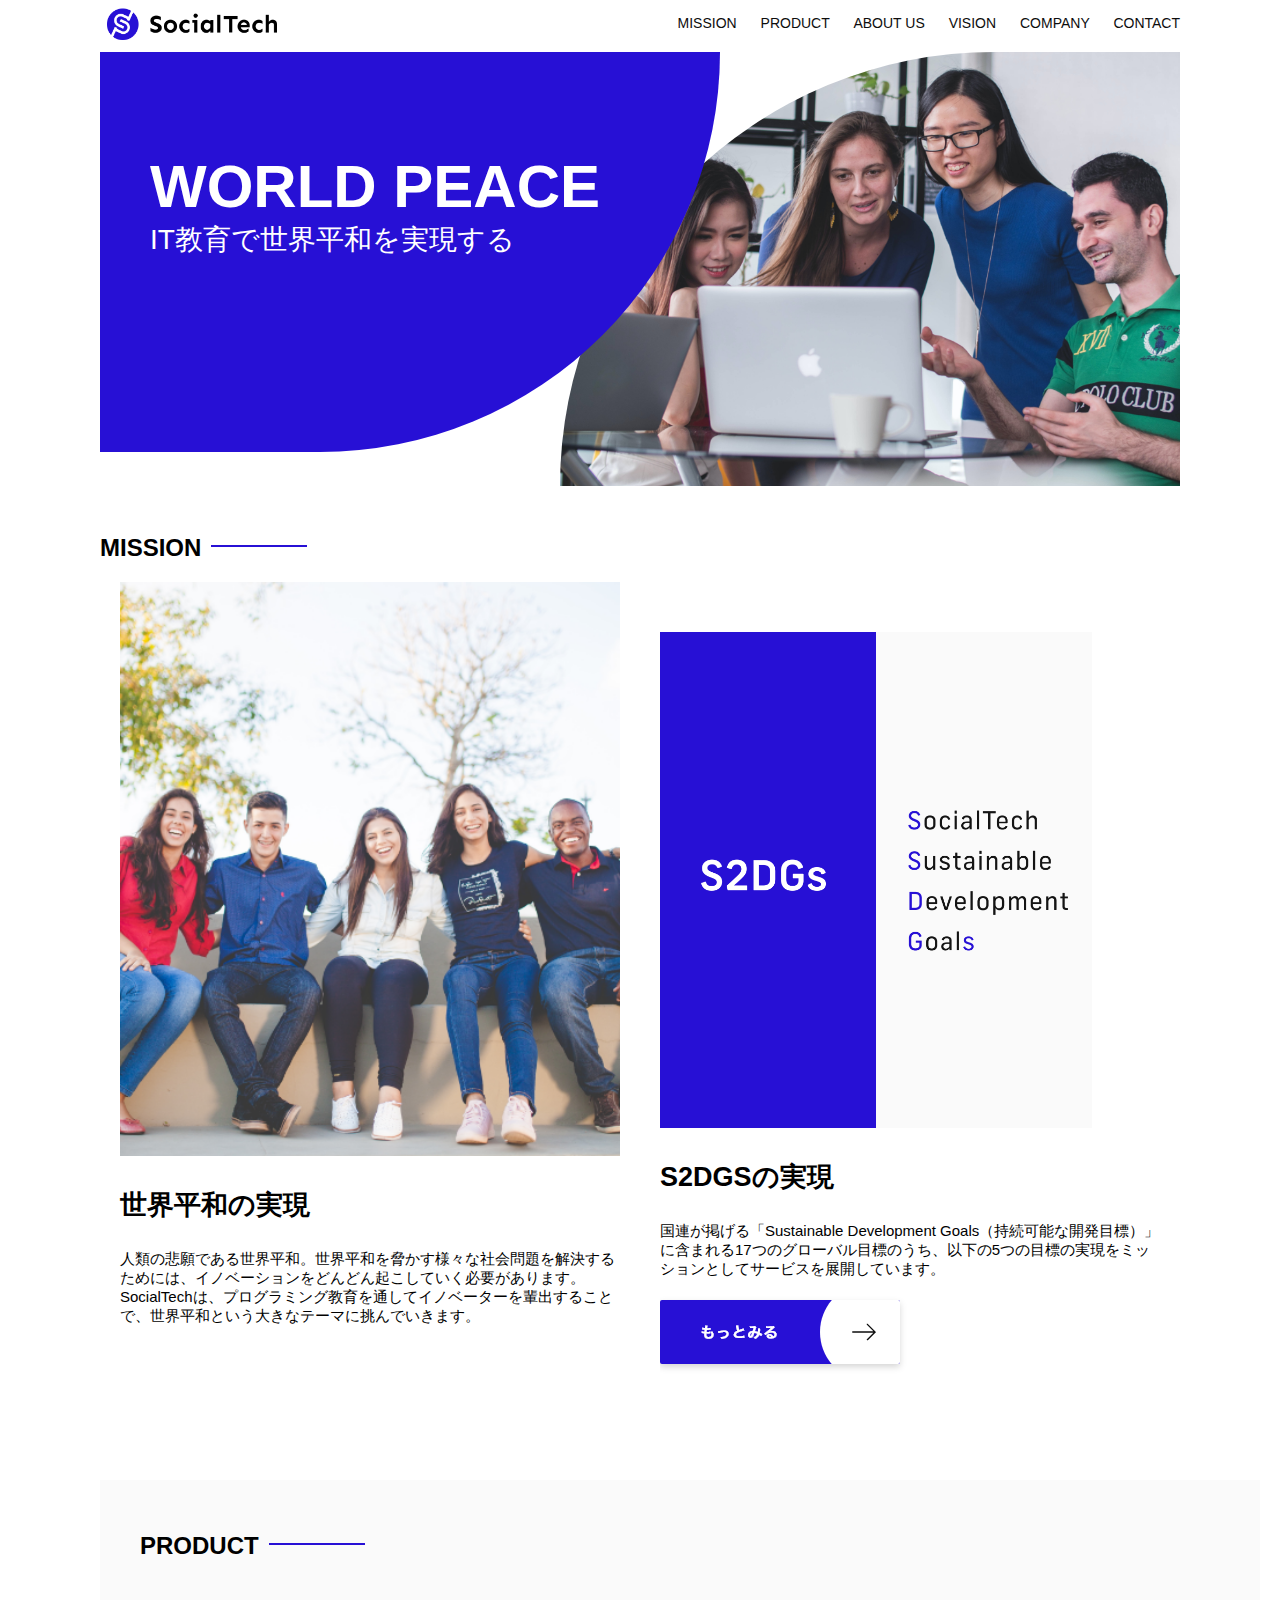
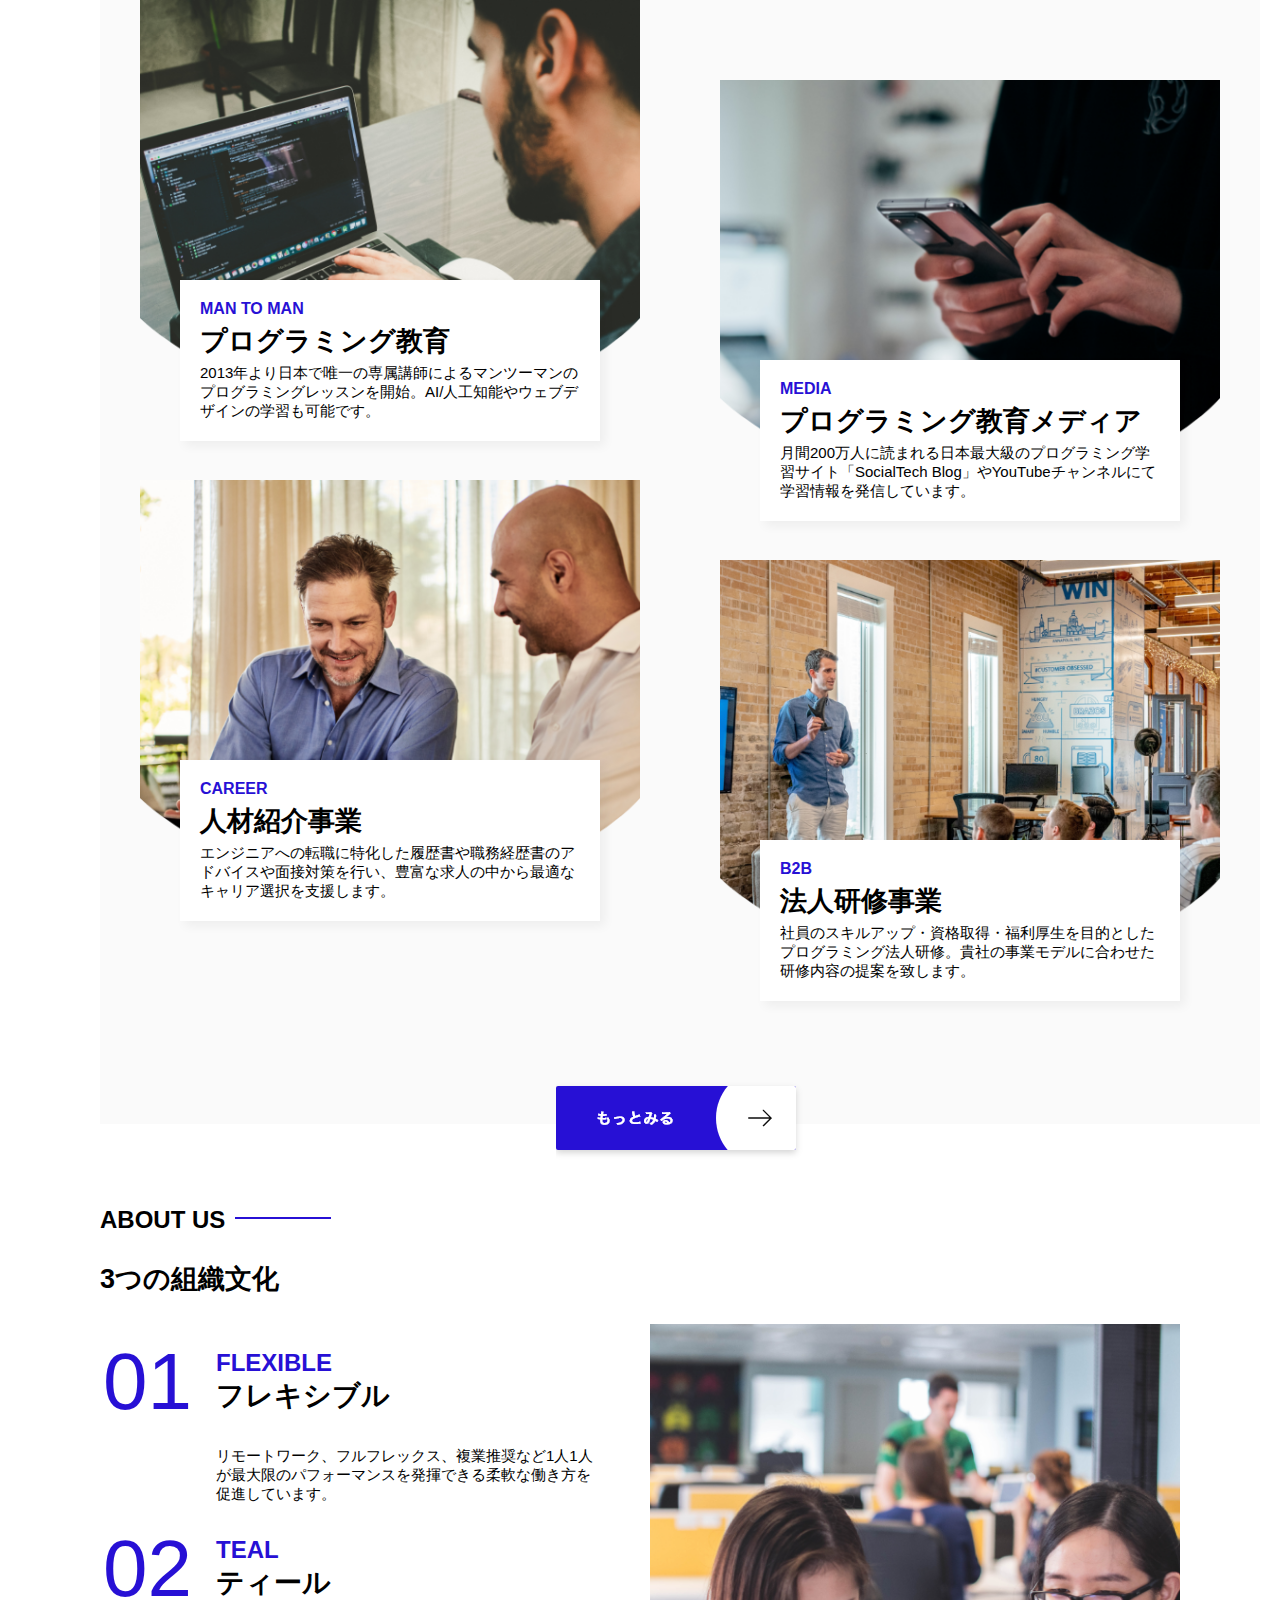
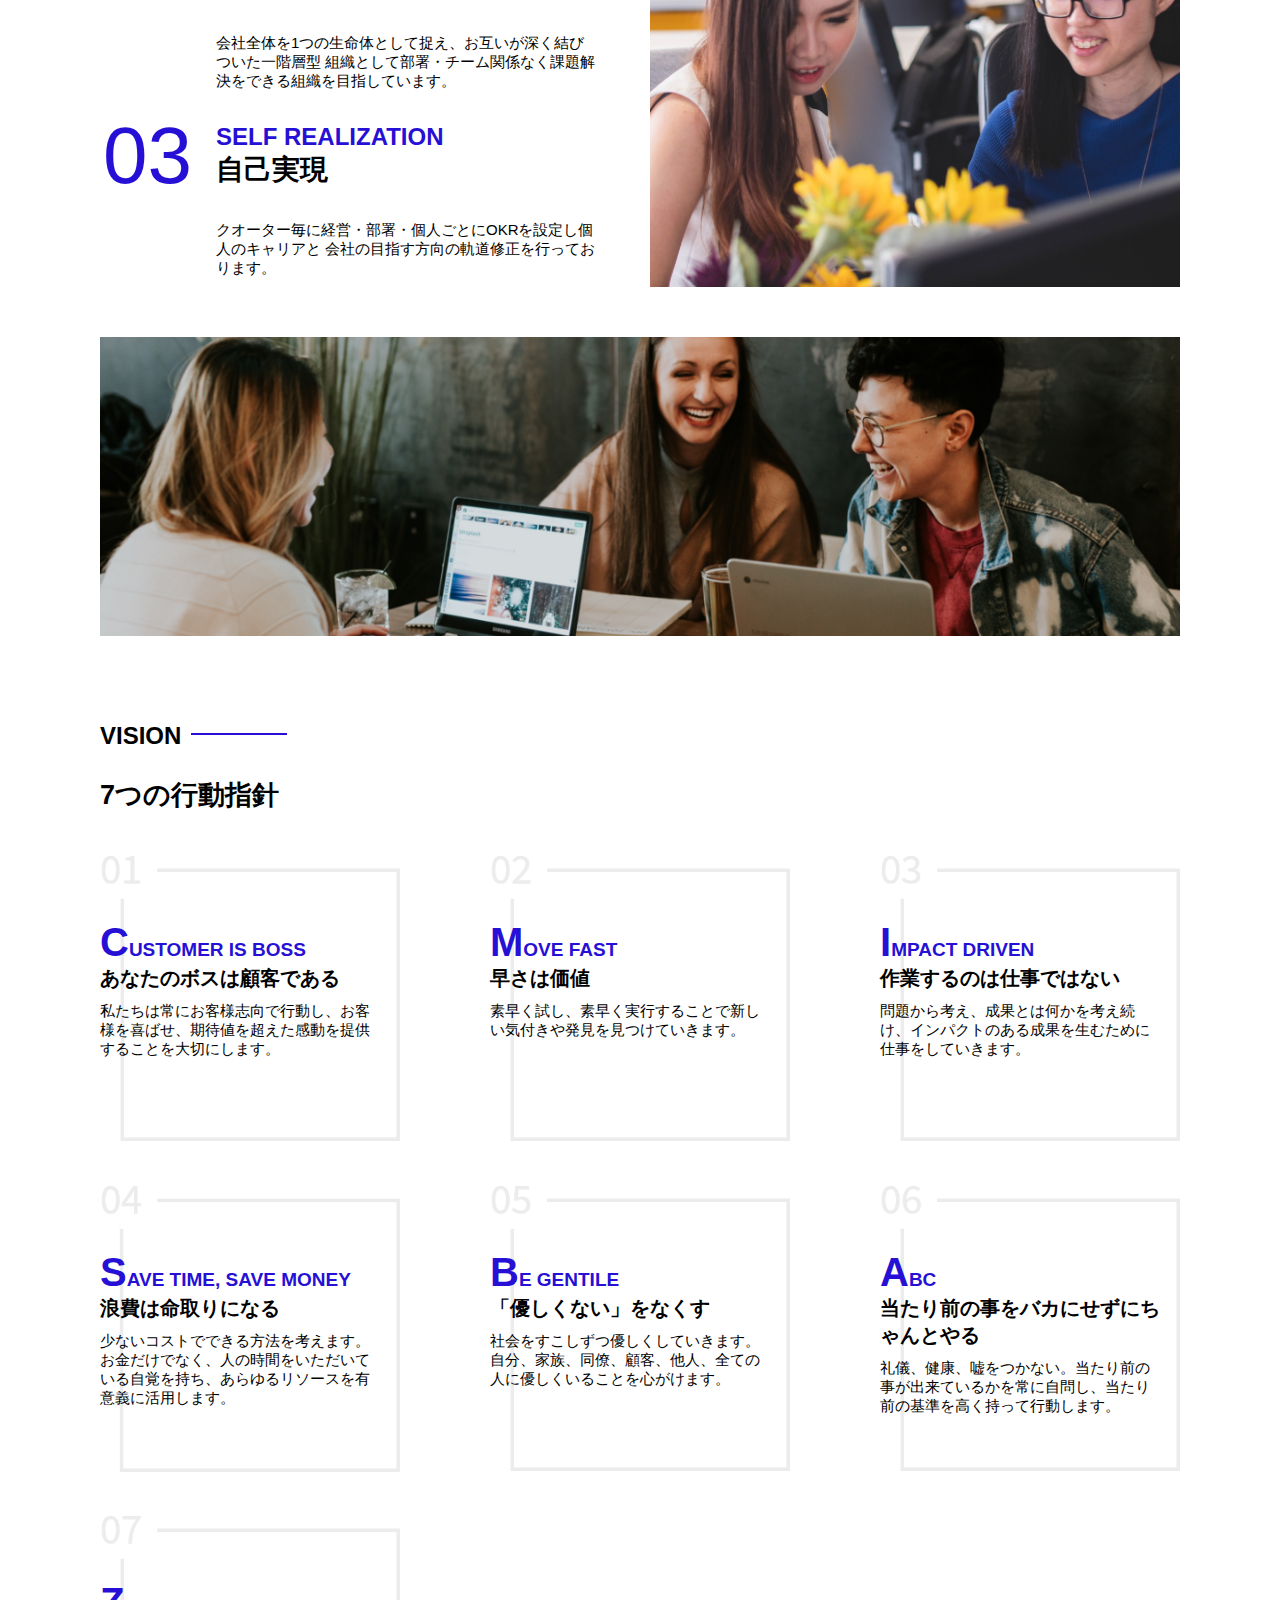
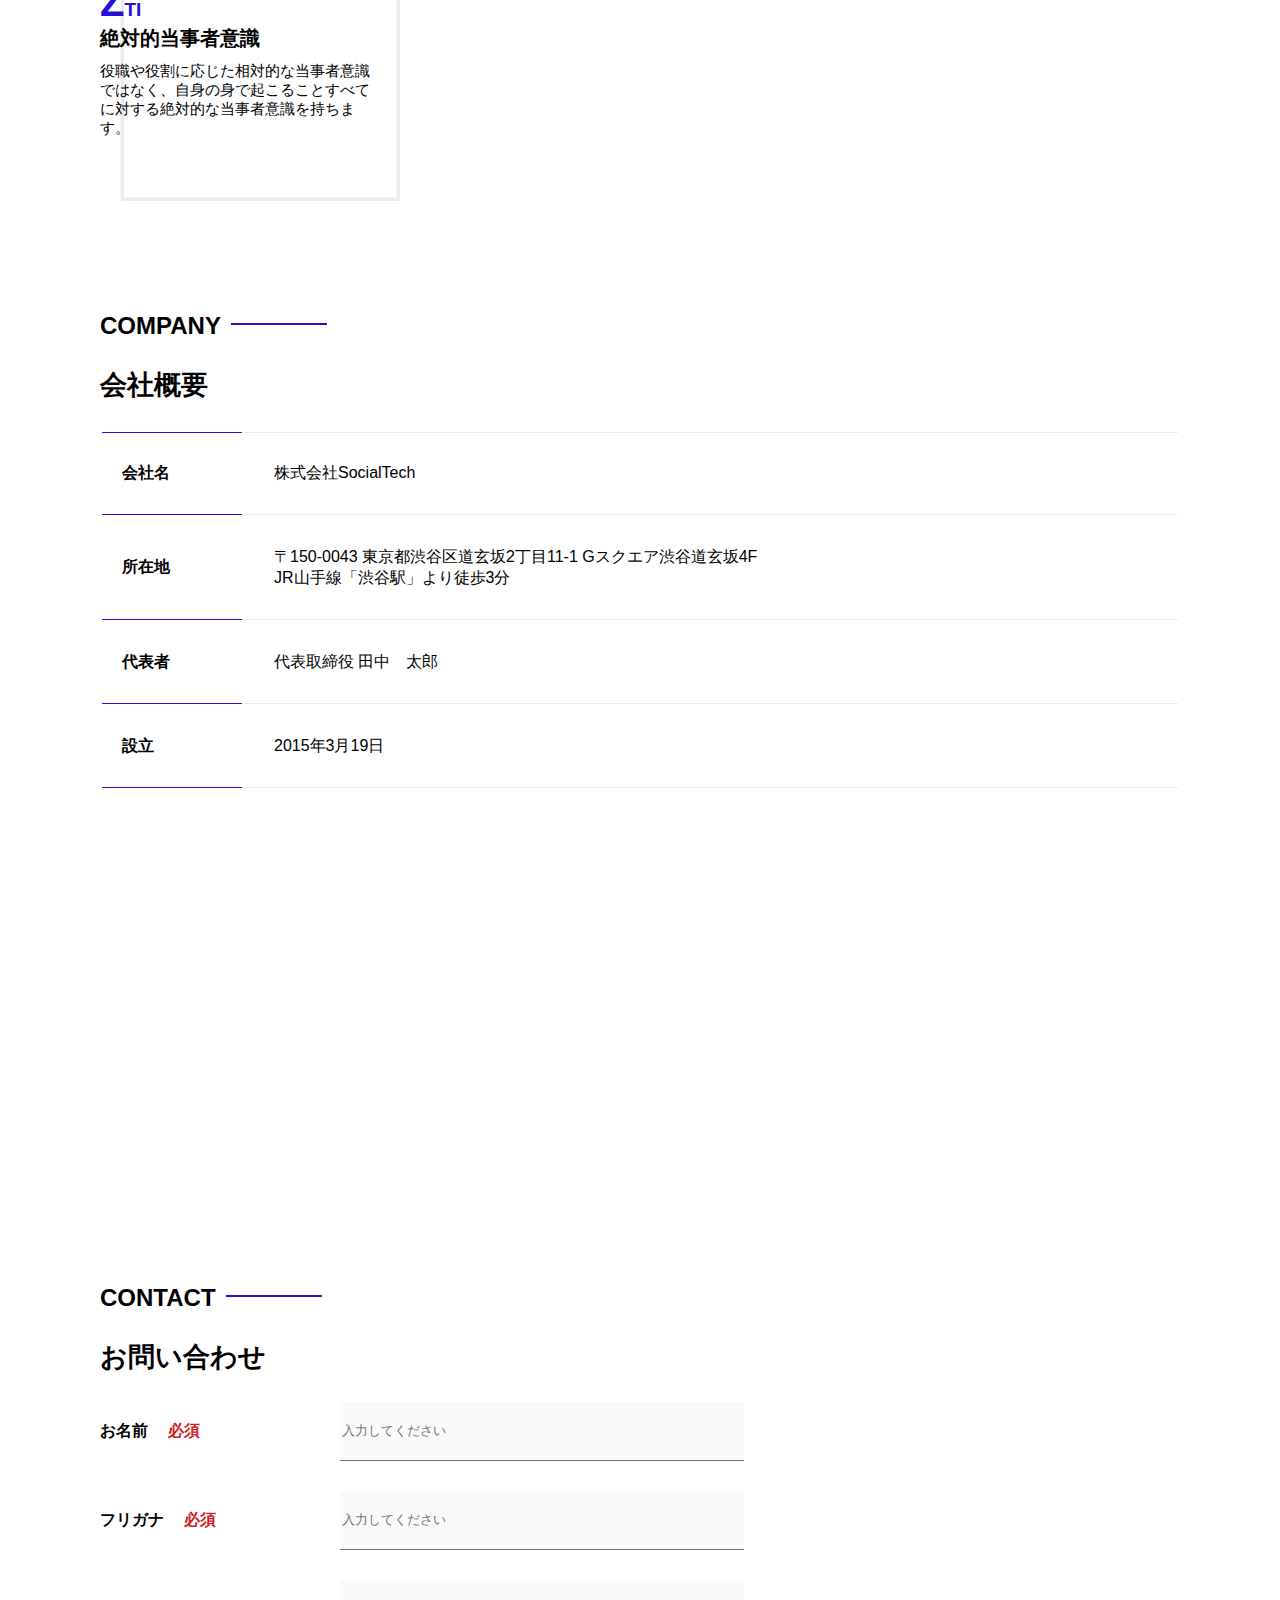
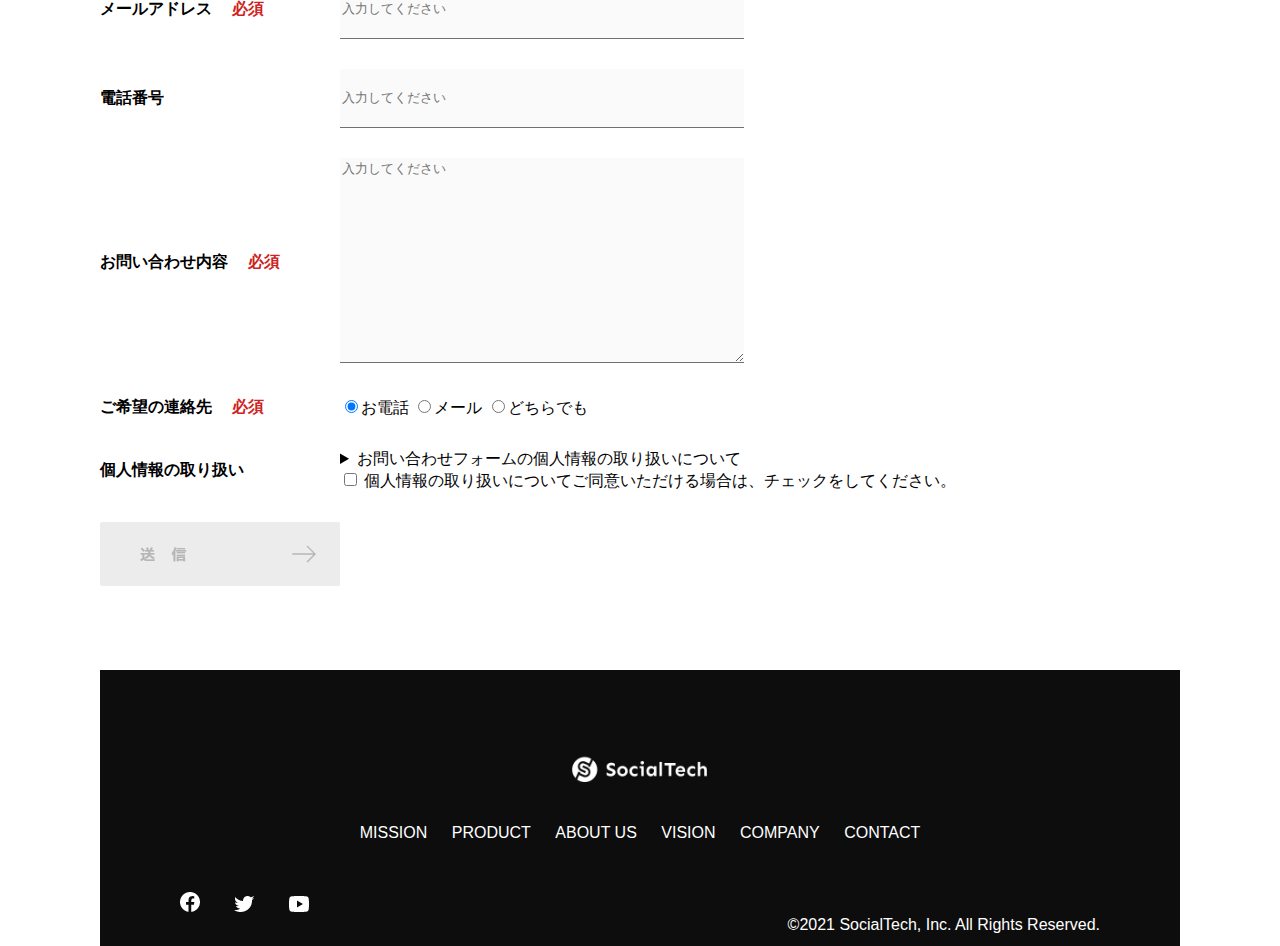
<file: index.html>
<!DOCTYPE html>
  <html>
  <head>
    <title>SocialTech</title>
    <meta charset="UTF-8">
    <meta name="description" content="SocialTechはEdTech業界のリーディングカンパニーを目指します。">
    <meta name="viewport" content="width=device-width, initial-scale=1.0">
    <link rel="stylesheet" href="style.css">
    <style>
      img:not([alt]) {
        border: 10px solid red;
      }
    </style>
  </head>
  <body>
    <!-- ヘッダー -->
    <header>
      <!-- ロゴ -->
      <a href="index.html" id="logo"><img src="images/logo.png" alt="トップページに戻る"></a>

      <!-- PC用ナビゲーション -->
      <nav id="nav-pc">
        <a href="mission.html">MISSION</a>
        <a href="product.html">PRODUCT</a>
        <a href="index.html#aboutus">ABOUT US</a>
        <a href="index.html#vision">VISION</a>
        <a href="index.html#company">COMPANY</a>
        <a href="index.html#contact">CONTACT</a>
      </nav>
      <!-- スマホ用メニューボタン -->
      <img id="menu-sp" src="images/button-menu.png" alt="ナビゲーションを開く" onclick="document.getElementById('nav-sp').style.display = 'block'">

      <!-- スマホ用ナビゲーション -->
      <nav id="nav-sp">
        <img id="close" src="images/button-close.png" alt="ナビゲーションを閉じる" onclick="document.getElementById('nav-sp').style.display = 'none'">
        <a id="logo-sp" href="index.html" onclick="document.get.getElementById('nav-sp').style.display = 'none'"><img src="images/logo-sp.png" alt="トップページに戻る"></a>
        <a class="menu" href="mission.html" onclick="document.getElementById('nav-sp').style.display = 'none'">MISSION</a>
        <a class="menu" href="product.html" onclick="document.getElementById('nav-sp').style.display = 'none'">PRODUCT</a>
        <a class="menu" href="index.html#aboutus" onclick="document.getElementById('nav-sp').style.display = 'none'">ABOUT US</a>
        <a class="menu" href="index.html#vision" onclick="document.getElementById('nav-sp').style.display = 'none'">VISION</a>
        <a class="menu" href="index.html#company" onclick="document.getElementById('nav-sp').style.display = 'none'">COMPANY</a>
        <a class="menu" href="index.html#contact" onclick="document.getElementById('nav-sp').style.display = 'none'">CONTACT</a>
        <div id="sns">
          <a href="https://www.facebook.com/sejuku2013"><img src="images/button-facebook.png" alt="Facebookのリンク"></a>
          <a href="https://twitter.com/samuraijuku"><img src="images/button-twitter.png" alt="Twitterのリンク"></a>
          <a href="https://www.youtube.com/channel/UCCFOQO5aDK0xXam4cUQXT8g"><img src="images/button-youtube.png" alt="YouTubeのリンク"></a>
        </div>
      </nav>
    </header>
    <main>
      <article>
        <!-- メインビジュアル -->
        <section id="main-visual">
          <div id="main-message">
            <h1>WORLD PEACE</h1>
            <p>IT教育で世界平和を実現する</p>
          </div>
          <img src="images/index/index-main.png" alt="PCの周りに集まる多国籍の仲間たち">
        </section>
        <!-- ミッション -->
        <section id="mission">
          <h2 class="index-h2">MISSION</h2>
          <div id="mission-flex">
            <div>
              <img id="mission-photo" src="images/index/index-mission.png" alt="屋外のベンチで写真を撮影する多国籍の仲間たち">
              <h3>世界平和の実現</h3>
              <p>
                人類の悲願である世界平和。世界平和を脅かす様々な社会問題を解決するためには、イノベーションをどんどん起こしていく必要があります。SocialTechは、プログラミング教育を通してイノベーターを輩出することで、世界平和という大きなテーマに挑んでいきます。
              </p>
            </div>
            <div>
              <img id="s2dgs" src="images/index/s2dgs.png" alt="S2DGS">
              <h3>S2DGSの実現</h3>
              <p>国連が掲げる「Sustainable Development Goals（持続可能な開発目標）」に含まれる17つのグローバル目標のうち、以下の5つの目標の実現をミッションとしてサービスを展開しています。</p>
              <a href="mission.html">
                <img src="images/button-more.png" alt="もっとみる">
              </a>
            </div>
          </div>
        </section>
        <section id="product">
          <h2 class="index-h2">PRODUCT</h2>
          <div>
            <div id="product-left">
              <div>
                <img class="product-photo" src="images/index/index-mantoman.png" alt="PCでコードを書く男性">
                <div class="product-explain">
                  <span>MAN TO MAN</span>
                  <h3>プログラミング教育</h3>
                  <p>2013年より日本で唯一の専属講師によるマンツーマンのプログラミングレッスンを開始。AI/人工知能やウェブデザインの学習も可能です。</p>
                </div>
              </div>
              <div>
                <img class="product-photo" src="images/index/index-career.png" alt="笑顔で話し合う2人の男性">
                <div class="product-explain">
                  <span>CAREER</span>
                  <h3>人材紹介事業</h3>
                  <p>エンジニアへの転職に特化した履歴書や職務経歴書のアドバイスや面接対策を行い、豊富な求人の中から最適なキャリア選択を支援します。</p>
                </div>
              </div>
            </div>
            <div id="product-right">
              <div>
                <img class="product-photo" src="images/index/index-media.png" alt="スマートフォンを操作する人々">
                <div class="product-explain">
                  <span>MEDIA</span>
                  <h3>プログラミング教育メディア</h3>
                  <p>月間200万人に読まれる日本最大級のプログラミング学習サイト「SocialTech Blog」やYouTubeチャンネルにて学習情報を発信しています。</p>
                </div>
              </div>
              <div>
                <img class="product-photo" src="images/index/index-b2b.png" alt="講演中の男性とそれを聴く人々">
                <div class="product-explain">
                  <span>B2B</span>
                  <h3>法人研修事業</h3>
                  <p>社員のスキルアップ・資格取得・福利厚生を目的としたプログラミング法人研修。貴社の事業モデルに合わせた研修内容の提案を致します。</p>
                </div>
              </div>
            </div>
          </div>
          <div>
            <a id="product-more" href="product.html">
              <img src="images/button-more.png" alt="もっとみる">
            </a>
          </div>
        </section>
        <!-- ABOUT US -->
        <section id="aboutus">
          <h2 class="index-h2">ABOUT US</h2>
          <h3>3つの組織文化</h3>
          <div>
            <table class="culture-table">
              <tr>
                <td>
                  <span class="culture-num">01</span>
                </td>
                <td>
                  <span class="culture-en">FLEXIBLE</span>
                  <span class="culture-jp">フレキシブル</span>
                </td>
              </tr>
              <tr>
                <td>
                  <!-- 空のセル -->
                </td>
                <td>
                  <p class="culture-description">
                    リモートワーク、フルフレックス、複業推奨など1人1人が最大限のパフォーマンスを発揮できる柔軟な働き方を促進しています。
                 </p>
                </td>
              </tr>
              <tr>
                <td>
                  <span class="culture-num">02</span>
                </td>
                <td>
                  <span class="culture-en">TEAL</span>
                  <span class="culture-jp">ティール</span>
                </td>
              </tr>
              <tr>
                <td>
                  <!-- 空のセル -->
                </td>
                <td>
                  <p class="culture-description">
                    会社全体を1つの生命体として捉え、お互いが深く結びついた一階層型
                    組織として部署・チーム関係なく課題解決をできる組織を目指しています。
                 </p>
                </td>
              </tr>
              <tr>
                <td>
                  <span class="culture-num">03</span>
                </td>
                <td>
                  <span class="culture-en">SELF REALIZATION</span>
                  <span class="culture-jp">自己実現</span>
                </td>
              </tr>
              <tr>
                <td>
                  <!-- 空のセル -->
                </td>
                <td>
                  <p class="culture-description">
                    クオーター毎に経営・部署・個人ごとにOKRを設定し個人のキャリアと
                    会社の目指す方向の軌道修正を行っております。
                  </p>
                </td>
              </tr>
            </table>
            <img class="culture-img" src="images/index/index-aboutus1.png" alt="笑顔で話し合う2人の女性">
          </div>
          <img class="culture-img2" src="images/index/index-aboutus2.png" alt="笑顔で話し合う3人の男女">
        </section>
        <!-- VISION -->
        <section id="vision">
          <h2 class="index-h2">VISION</h2>
          <h3>7つの行動指針</h3>
          <div>
            <div class="vision-box">
              <img src="images/index/vision-01.png" alt="01">
              <span>
                <h4>CUSTOMER IS BOSS</h4>
                <h5>あなたのボスは顧客である</h5>
                <p>私たちは常にお客様志向で行動し、お客様を喜ばせ、期待値を超えた感動を提供することを大切にします。</p>
              </span>
            </div>
            <div class="vision-box">
              <img src="images/index/vision-02.png" alt="02">
              <span>
                <h4>MOVE FAST</h4>
                <h5>早さは価値</h5>
                <p>素早く試し、素早く実行することで新しい気付きや発見を見つけていきます。</p>
              </span>
            </div>
            <div class="vision-box">
              <img src="images/index/vision-03.png" alt="03">
              <span>
                <h4>IMPACT DRIVEN</h4>
                <h5>作業するのは仕事ではない</h5>
                <p>問題から考え、成果とは何かを考え続け、インパクトのある成果を生むために仕事をしていきます。</p>
              </span>
            </div>
            <div class="vision-box">
              <img src="images/index/vision-04.png" alt="04">
              <span>
                <h4>SAVE TIME, SAVE MONEY</h4>
                <h5>浪費は命取りになる</h5>
                <p>少ないコストでできる方法を考えます。お金だけでなく、人の時間をいただいている自覚を持ち、あらゆるリソースを有意義に活用します。</p>
              </span>
            </div>
            <div class="vision-box">
              <img src="images/index/vision-05.png" alt="05">
              <span>
                <h4>BE GENTILE</h4>
                <h5>「優しくない」をなくす</h5>
                <p>社会をすこしずつ優しくしていきます。自分、家族、同僚、顧客、他人、全ての人に優しくいることを心がけます。</p>
              </span>
            </div>
            <div class="vision-box">
              <img src="images/index/vision-06.png" alt="06">
              <span>
                <h4>ABC</h4>
                <h5>当たり前の事をバカにせずにちゃんとやる</h5>
                <p>礼儀、健康、嘘をつかない。当たり前の事が出来ているかを常に自問し、当たり前の基準を高く持って行動します。</p>
              </span>
            </div>
            <div class="vision-box">
              <img src="images/index/vision-07.png" alt="07">
              <span>
                <h4>ZTI</h4>
                <h5>絶対的当事者意識</h5>
                <p>役職や役割に応じた相対的な当事者意識ではなく、自身の身で起こることすべてに対する絶対的な当事者意識を持ちます。</p>
              </span>
            </div>
          </div>
        </section>
        <!-- COMPANY -->
        <section id="company">
          <h2 class="index-h2">COMPANY</h2>
          <h3>会社概要</h3>
          <table id="company-table">
            <tr>
              <th class="tableheader-first">会社名</th>
              <td class="cell-first">株式会社SocialTech</td>
            </tr>
            <tr>
              <th class="tableheader">所在地</th>
              <td class="cell">〒150-0043 東京都渋谷区道玄坂2丁目11-1 Gスクエア渋谷道玄坂4F<br>JR山手線「渋谷駅」より徒歩3分</td>
            </tr>
            <tr>
              <th class="tableheader">代表者</th>
              <td class="cell">代表取締役 田中　太郎</td>
            </tr>
            <tr>
              <th class="tableheader">設立</th>
              <td class="cell">2015年3月19日</td>
            </tr>
          </table>
          <iframe src="https://www.google.com/maps/embed?pb=!1m18!1m12!1m3!1d3241.7721978994823!2d139.69384925050548!3d35.6579837801025!2m3!1f0!2f0!3f0!3m2!1i1024!2i768!4f13.1!3m3!1m2!1s0x60188caa00761ef7%3A0xca365495c8ced290!2z44CSMTUwLTAwNDMg5p2x5Lqs6YO95riL6LC35Yy66YGT546E5Z2C77yS5LiB55uu77yR77yR4oiS77yRIEpNRuODk-ODq-a4i-iwtzAz!5e0!3m2!1sja!2sjp!4v1673426124227!5m2!1sja!2sjp" width="600" height="450" style="border:0;" allowfullscreen="" loading="lazy" referrerpolicy="no-referrer-when-downgrade"></iframe>
        </section>
        <!-- お問い合わせフォーム -->
        <section id="contact">
          <h2 class="index-h2">CONTACT</h2>
          <h3>お問い合わせ</h3>
            <form action="https://api.staticforms.xyz/submit" method="post">
              <input type="text" name="honeypot" style="display:none">
              <!-- STATIC FORMSのアクセスキー -->
              <input type="hidden" name="accessKey" value="d87468ce-b423-415f-b174-9aa96023702e">
              <!-- メールのタイトル -->
              <input type="hidden" name="subject" value="お問い合わせフォーム" />
              <!-- 送信先のメールアドレスをvalueに設定する -->
              <input type="hidden" name="replyTo" value="asano1989.b@gmail.com">
              <!-- redirectToのURLは公開後のURLへリンクする -->
              <input type="hidden" name="redirectTo" value="">
            <div>
              <div class="contact-heading">
                <label class="contact-label">お名前<span class="contact-span">必須</span></label>
              </div>
              <div class="cantact-form">
                <input type="text" name="name" placeholder="入力してください" class="contact-textbox">
              </div>
            </div>
            <div>
              <div class="contact-heading">
                <label class="contact-label">フリガナ<span class="contact-span">必須</span></label>
              </div>
              <div class="cantact-form">
                <input type="text" name="hurigana" placeholder="入力してください" class="contact-textbox">
              </div>
            </div>
            <div>
              <div class="contact-heading">
                <label class="contact-label">メールアドレス<span class="contact-span">必須</span></label>
              </div>
              <div>
                <input type="text" name="email" placeholder="入力してください" class="contact-textbox">
              </div>
            </div>
            <div>
              <div class="contact-heading">
                <label class="contact-label">電話番号</label>
              </div>
              <div>
                <input type="text" name="tel" placeholder="入力してください" class="contact-textbox">
              </div>
            </div>
            <div>
              <div class="contact-heading">
                <label class="contact-label">お問い合わせ内容<span class="contact-span">必須</span></label>
              </div>
              <div>
                <textarea class="contact-textarea" placeholder="入力してください" name="message"></textarea>
              </div>
            </div>
            <div>
              <div class="contact-heading">
                <label class="contact-label">ご希望の連絡先<span class="contact-span">必須</span></label>
              </div>
              <div>
                <input class="radiobutton" type="radio" value="tel" name="contact" checked><label>お電話</label>
                <input class="radiobutton" type="radio" value="mail" name="contact"><label>メール</label>
                <input class="radiobutton" type="radio" value="both" name="contact"><label>どちらでも</label>
              </div>
            </div>
            <div>
              <div class="contact-heading">
                <label class="contact-label">個人情報の取り扱い</label>
              </div>
              <div>
                <details>
                  <summary>お問い合わせフォームの個人情報の取り扱いについて</summary>
                  <div>
                    <span>１．組織の名称又は氏名</span><br>
                   株式会社SocialTech<br><br>
                   <span>２．個人情報保護管理者（若しくはその代理人）の氏名又は職名、所属及び連絡先
                     鈴木 一郎 コーポレート部</span><br>
                   メールアドレス：support@socialtech.net<br>
                   TEL：03-xxxx-xxxx<br>
                   <span>３．個人情報の利用目的</span><br>
                   ・本サービス及び本サービスに関連する情報の提供又はそれらに関する連絡のため<br>
                   ・ユーザーの本人確認のため<br>
                   ・当社サービスのご案内のため<br>
                   ・当社の商品等の広告または宣伝（電子メールによるものを含むものとします。）<br><br>
                   <span>４．個人情報の取り扱い業務の委託</span><br>
                   個人情報の取扱業務の全部または一部を外部に業務委託する場合があります。<br>
                   その際、弊社は、個人情報を適切に保護できる管理体制を敷き実行していることを条件として<br>
                   委託先を厳選したうえで、機密保持契約を委託先と締結し、お客様の個人情報を厳密に管理させます。<br><br>
                   <span>５．個人情報の開示等の請求</span><br>
                   お客様は、弊社に対してご自身の個人情報の開示等（利用目的の通知、開示、内容の訂正・追加・削除、利用の停止または消去、第三者への提供の停止）に関して、当社問合わせ窓口に申し出ることができます。<br>
                   その際、弊社はお客様ご本人を確認させていただいたうえで、合理的な期間内に対応いたします。<br><br>
                   なお、個人情報に関する弊社問合わせ先は、次の通りです。<br><br>
                   株式会社SocialTech　個人情報問合せ窓口<br>
                   〒150-0043　東京都渋谷区道玄坂2丁目11-1 Ｇスクエア渋谷道玄坂 4F<br>
                   メールアドレス：support@socialtech.net　TEL：03-xxxx-xxxx<br><br>
                   <span>６．個人情報を提供されることの任意性について</span><br><br>
                   お客様がご自身の個人情報を弊社に提供されるか否かは、お客様のご判断によりますが、もしご提供されない場合には、適切なサービスが提供できない場合がありますので予めご了承ください。
                  </div>
                </details>
                <input type="checkbox" name="agree">
                <span>個人情報の取り扱いについてご同意いただける場合は、チェックをしてください。</span>
              </div>
            </div>
            <input type="image" src="images/button-submit.png" alt="送信する">
          </form>
        </section>
      </article>
      <footer>
        <div id="footer-logo">
          <img src="images/logo-sp.png" alt="Socialtech">
        </div>
        <div id="footer-link">
          <a href="mission.html">MISSION</a>
          <a href="product.html">PRODUCT</a>
          <a href="index.html#aboutus">ABOUT US</a>
          <a href="index.html#vision">VISION</a>
          <a href="index.html#company">COMPANY</a>
          <a href="index.html#contact">CONTACT</a>
        </div>
        <div id="sns-footer">
          <a href="https://www.facebook.com/sejuku2013"><img src="images/button-facebook.png" alt="Facebookのリンク"></a>
          <a href="https://twitter.com/samuraijuku"><img src="images/button-twitter.png" alt="Twitterのリンク"></a>
          <a href="https://www.youtube.com/channel/UCCFOQO5aDK0xXam4cUQXT8g"><img src="images/button-youtube.png" alt="Youtubeのリンク"></a>
        </div>
        <span id="copyright">&copy;2021 SocialTech, Inc. All Rights Reserved. </span>
      </footer>
    </main>
  </body>
  </html>
</file>
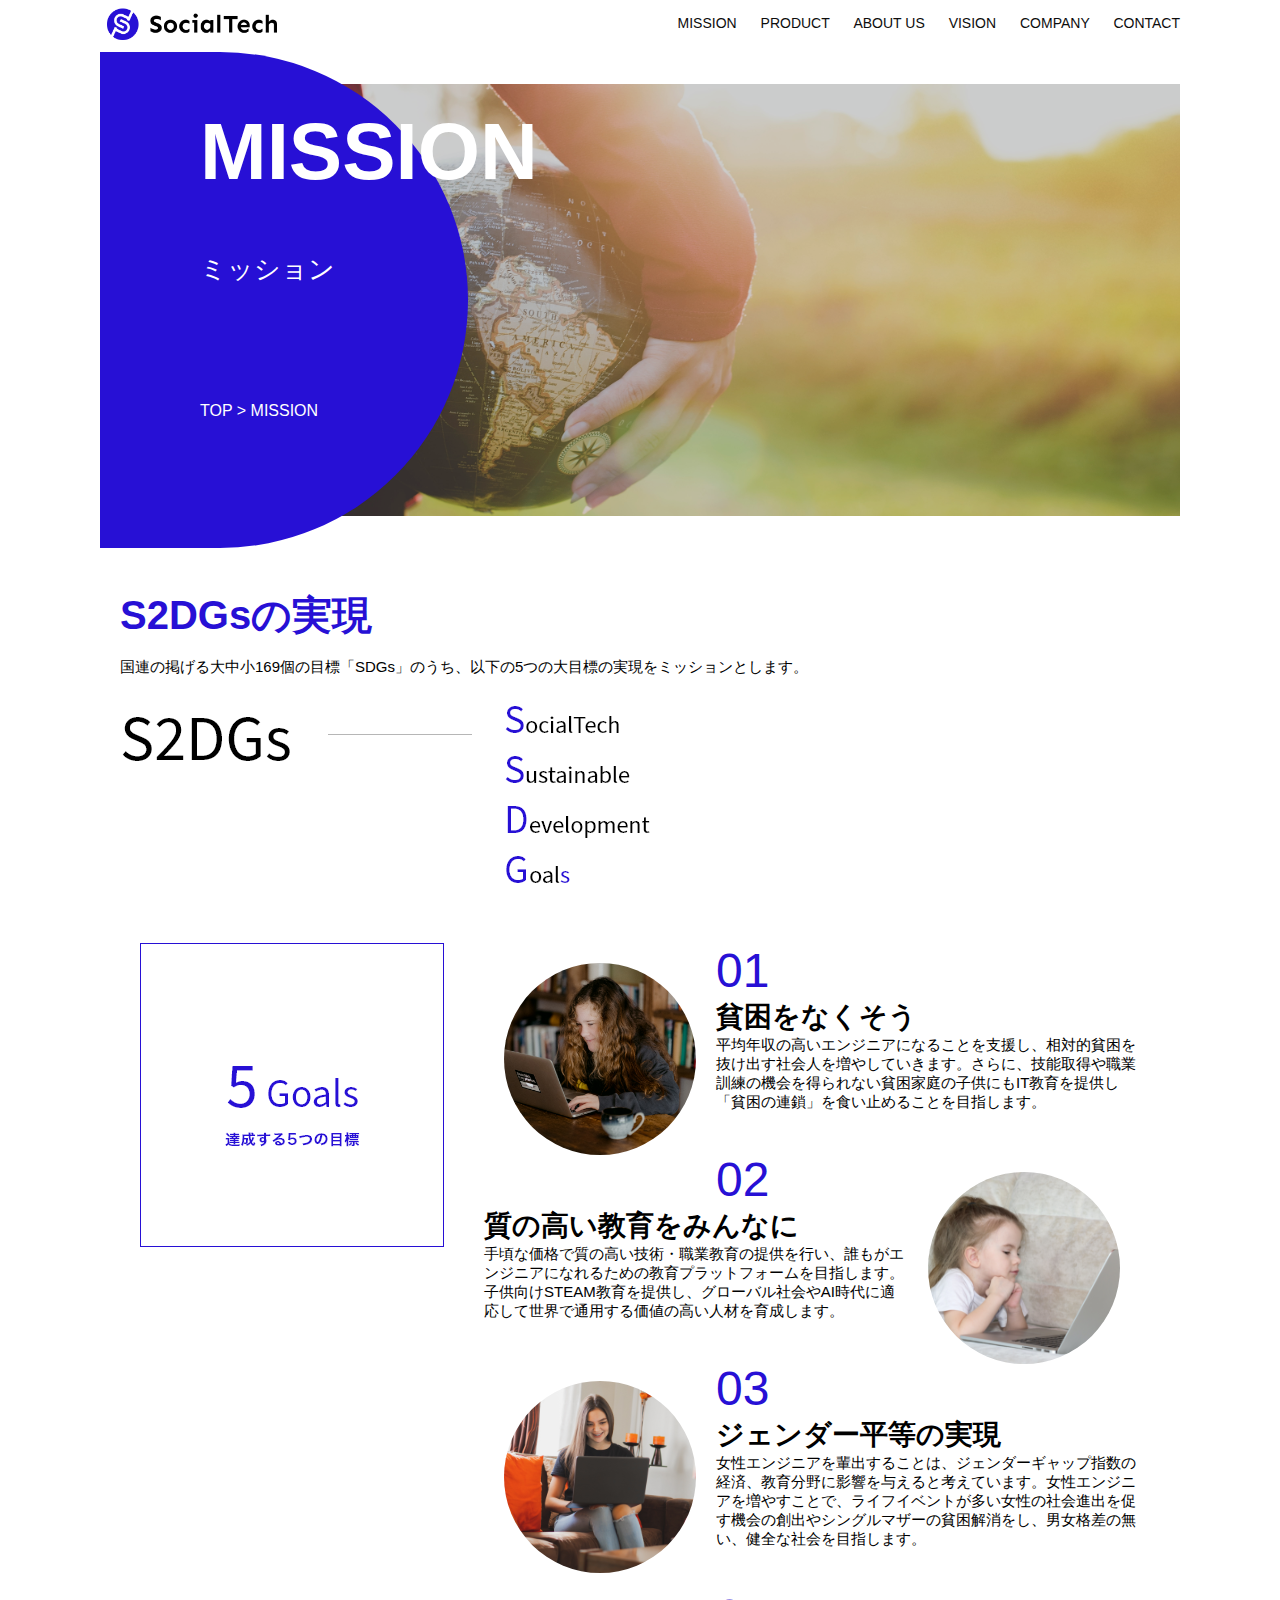
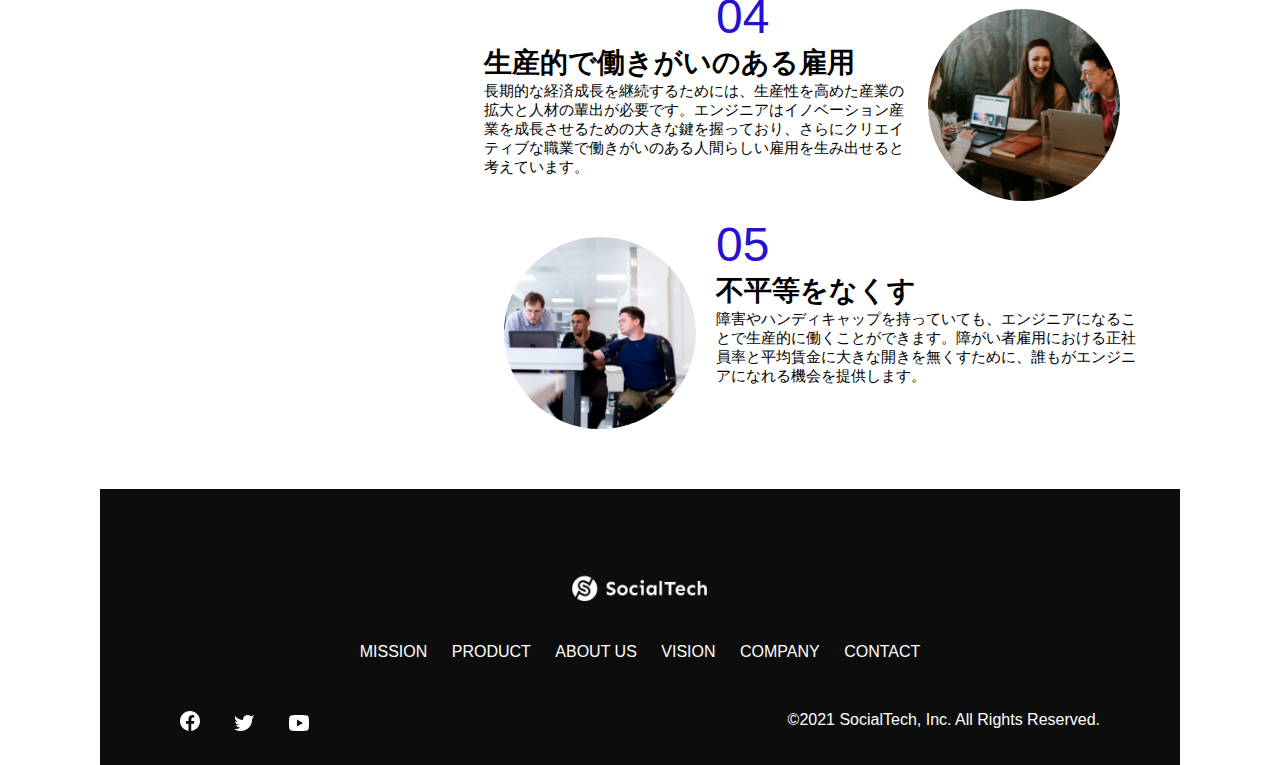
<file: mission.html>
<!DOCTYPE html>
<html>
<head>
  <title>SocialTech - MISSION ミッション -</title>
  <meta charset="UTF-8">
  <meta name="description" content="SocialTechが目指す5つの目標（S2DGs）を紹介します">
  <meta name="viewport" content="width=device-width, initial-scale=1.0">
  <link rel="stylesheet" href="style.css">
  <style>
    img:not([alt]) {
      border: 10px solid red;
    }
  </style>
</head>

<body>
  <!-- ヘッダー -->
  <header>
    <!-- ロゴ -->
    <a href="index.html" id="logo"><img src="images/logo.png" alt="トップページに戻る"></a>

    <!-- PC用ナビゲーション -->
    <nav id="nav-pc">
      <a href="mission.html">MISSION</a>
      <a href="product.html">PRODUCT</a>
      <a href="index.html#aboutus">ABOUT US</a>
      <a href="index.html#vision">VISION</a>
      <a href="index.html#company">COMPANY</a>
      <a href="index.html#contact">CONTACT</a>
    </nav>

    <!-- スマホ用メニューボタン -->
    <img id="menu-sp" src="images/button-menu.png" alt="ナビゲーションを開く" onclick="document.getElementById('nav-sp').style.display = 'block'">

    <!-- スマホ用ナビゲーション -->
    <nav id="nav-sp">
      <img id="close" src="images/button-close.png" alt="ナビゲーションを閉じる" onclick="document.getElementById('nav-sp').style.display = 'none'">
      <a id="logo-sp" href="index.html" onclick="document.getElementById('nav-sp').style.display = 'none'"><img src="images/logo-sp.png" alt="トップページに戻る"></a>
      <a class="menu" href="mission.html" onclick="document.getElementById('nav-sp').style.display = 'none'">MISSION</a>
      <a class="menu" href="product.html" onclick="document.getElementById('nav-sp').style.display = 'none'">PRODUCT</a>
      <a class="menu" href="index.html#aboutus" onclick="document.getElementById('nav-sp').style.display = 'none'">ABOUT US</a>
      <a class="menu" href="index.html#vision" onclick="document.getElementById('nav-sp').style.display = 'none'">VISION</a>
      <a class="menu" href="index.html#company" onclick="document.getElementById('nav-sp').style.display = 'none'">COMPANY</a>
      <a class="menu" href="index.html#contact" onclick="document.getElementById('nav-sp').style.display = 'none'">CONTACT</a>
      <div id="sns">
        <a href="https://www.facebook.com/sejuku2013"><img src="images/button-facebook.png" alt="Facebookのリンク"></a>
        <a href="https://twitter.com/samuraijuku"><img src="images/button-twitter.png" alt="Twitterのリンク"></a>
        <a href="https://www.youtube.com/channel/UCCFOQO5aDK0xXam4cUQXT8g"><img src="images/button-youtube.png" alt="YouTubeのリンク"></a>
      </div>
    </nav>
  </header>
  <main>
    <article>
      <section id="mission-main">
        <div id="mission-title">
          <h1>MISSION</h1>
          <span>ミッション</span>
          <div>TOP > MISSION</div>
        </div>
      </section>
      <section id="mission-s2dgs">
        <h2 class="mission-h2">S2DGsの実現</h2>
        <p>国連の掲げる大中小169個の目標「SDGs」のうち、以下の5つの大目標の実現をミッションとします。</p>
        <img src="images/mission/mission-s2dgs.png" alt="S2DGs">
      </section>
      <section id="mission-5goals">
        <div>
          <img id="s2dgs-image" src="images/mission/mission-5goals.png" alt="5goals">
        </div>
        <div>
          <div>
            <img class="fivegoals-image-left" src="images/mission/mission-5goals01.png" alt="PCを操作する女の子">
            <span class="fivegoals-number">01</span>
            <h3 class="fivegoals-h3">貧困をなくそう</h3>
            <p class="fivegoals-p">
              平均年収の高いエンジニアになることを支援し、相対的貧困を抜け出す社会人を増やしていきます。さらに、技能取得や職業訓練の機会を得られない貧困家庭の子供にもIT教育を提供し「貧困の連鎖」を食い止めることを目指します。
            </p>
          </div>
  
          <div>
            <img class="fivegoals-image-right" src="images/mission/mission-5goals02.png" alt="PCを見つめる小さい女の子">
            <span class="fivegoals-number">02</span>
            <h3 class="fivegoals-h3">質の高い教育をみんなに</h3>
            <p class="fivegoals-p">
              手頃な価格で質の高い技術・職業教育の提供を行い、誰もがエンジニアになれるための教育プラットフォームを目指します。子供向けSTEAM教育を提供し、グローバル社会やAI時代に適応して世界で通用する価値の高い人材を育成します。
            </p>
          </div>
  
          <div>
            <img class="fivegoals-image-left" src="images/mission/mission-5goals03.png" alt="PCを操作する女性">
            <span class="fivegoals-number">03</span>
            <h3 class="fivegoals-h3">ジェンダー平等の実現</h3>
            <p class="fivegoals-p">
              女性エンジニアを輩出することは、ジェンダーギャップ指数の経済、教育分野に影響を与えると考えています。女性エンジニアを増やすことで、ライフイベントが多い女性の社会進出を促す機会の創出やシングルマザーの貧困解消をし、男女格差の無い、健全な社会を目指します。
            </p>
          </div>
  
          <div>
            <img class="fivegoals-image-right" src="images/mission/mission-5goals04.png" alt="笑顔で話し合う3人の男女">
            <span class="fivegoals-number">04</span>
            <h3 class="fivegoals-h3">生産的で働きがいのある雇用</h3>
            <p class="fivegoals-p">
              長期的な経済成長を継続するためには、生産性を高めた産業の拡大と人材の輩出が必要です。エンジニアはイノベーション産業を成長させるための大きな鍵を握っており、さらにクリエイティブな職業で働きがいのある人間らしい雇用を生み出せると考えています。
            </p>
          </div>
  
          <div>
            <img class="fivegoals-image-left" src="images/mission/mission-5goals05.png" alt="障害を持つ男性が生き生きと働く様子">
            <span class="fivegoals-number">05</span>
            <h3 class="fivegoals-h3">不平等をなくす</h3>
            <p class="fivegoals-p">
              障害やハンディキャップを持っていても、エンジニアになることで生産的に働くことができます。障がい者雇用における正社員率と平均賃金に大きな開きを無くすために、誰もがエンジニアになれる機会を提供します。
            </p>
          </div>
        </div>
      </section>
    </article>
    <footer>
      <div id="footer-logo">
        <img src="images/logo-sp.png" alt="SocialTech">
      </div>
      <div id="footer-link">
        <a href="mission.html">MISSION</a>
        <a href="product.html">PRODUCT</a>
        <a href="index.html#aboutus">ABOUT US</a>
        <a href="index.html#vision">VISION</a>
        <a href="index.html#company">COMPANY</a>
        <a href="index.html#contact">CONTACT</a>
      </div>
      <div id="sns-footer">
        <a href="https://www.facebook.com/sejuku2013"><img src="images/button-facebook.png" alt="Facebookのリンク"></a>
        <a href="https://twitter.com/samuraijuku"><img src="images/button-twitter.png" alt="Twitterのリンク"></a>
        <a href="https://www.youtube.com/channel/UCCFOQO5aDK0xXam4cUQXT8g"><img src="images/button-youtube.png" alt="YouTubeのリンク"></a>
        <span id="copyright">&copy;2021 SocialTech, Inc. All Rights Reserved. </span>
      </div>
    </footer>
  </main>
</body>
</html>
</file>
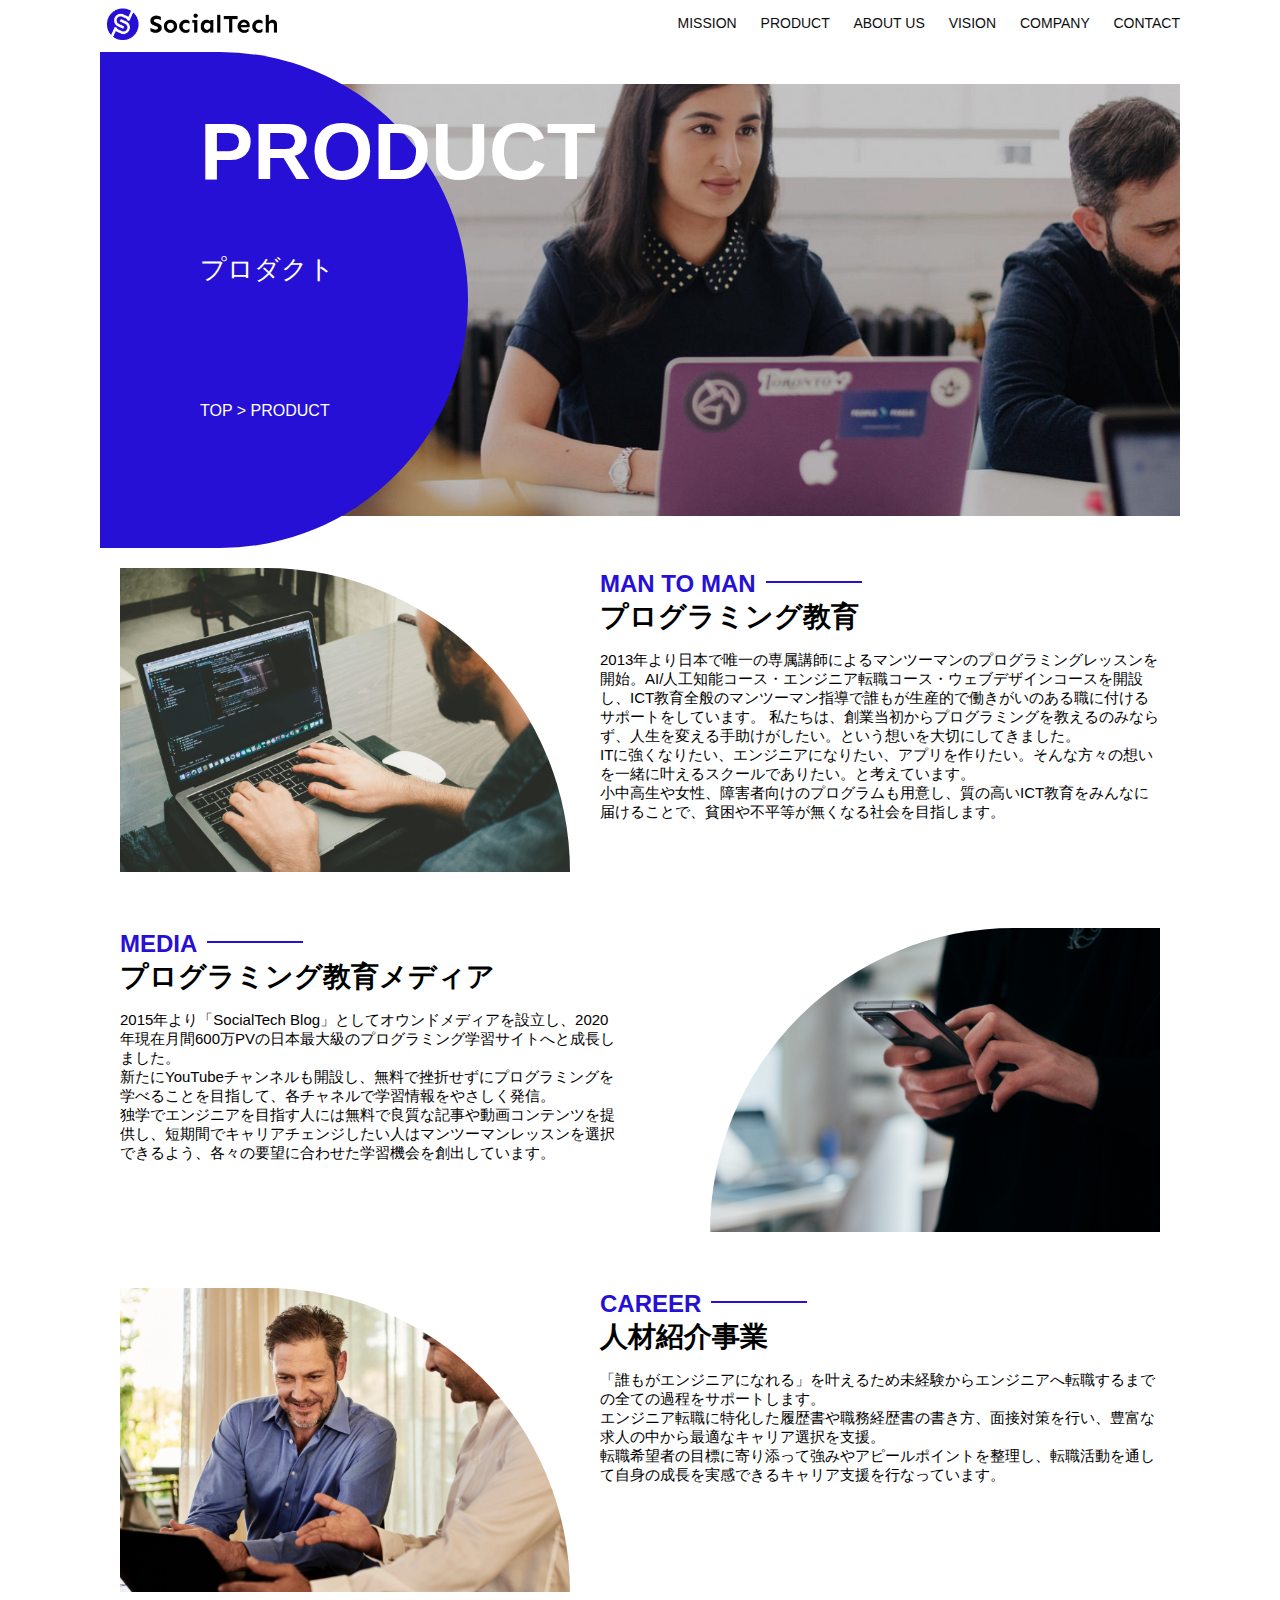
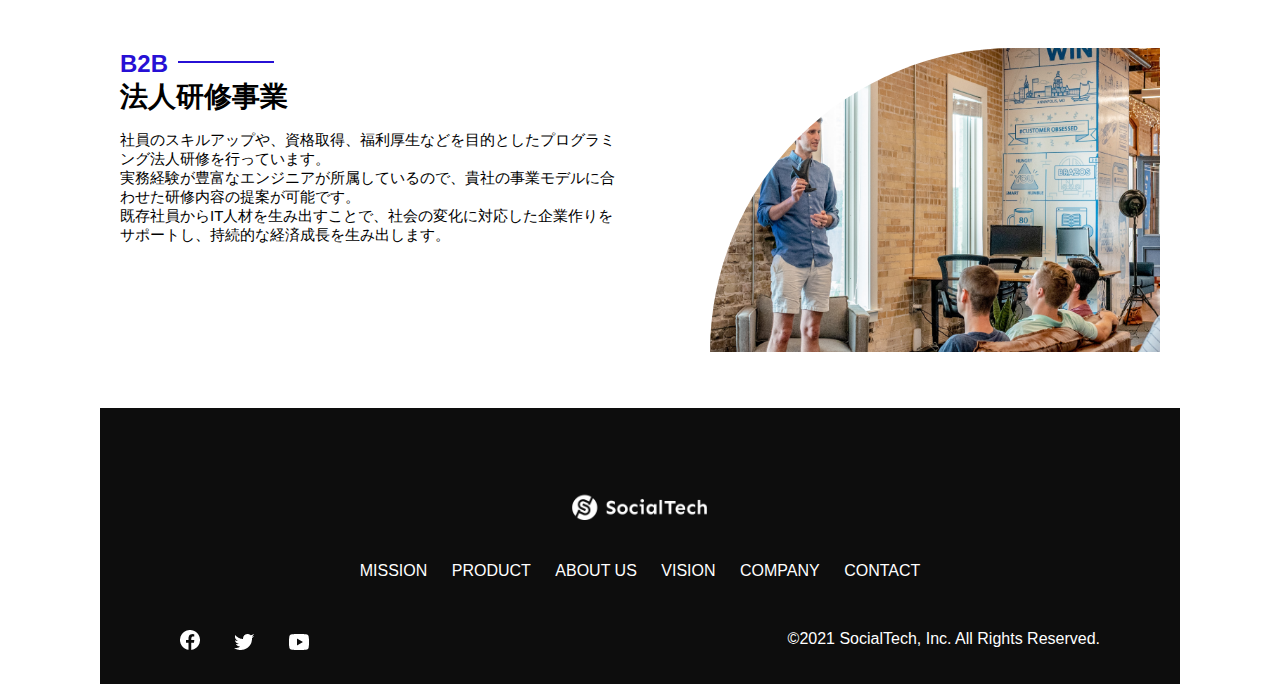
<file: product.html>
<!DOCTYPE html>
<html>
<head>
  <title>SocialTech -PRODUCT プロダクト-</title>
  <meta charset="UTF-8">
  <meta name="description" content="SocialTechの4つのプロダクトを紹介します">
  <meta name="viewport" content="width=device-width, initial-scale=1.0">
  <link rel="stylesheet" href="style.css">
  <style>
    img:not([alt]) {
      border: 10px solid red;
    }
  </style>
</head>

<body>
  <!-- ヘッダー -->
  <header>
    <!-- ロゴ -->
    <a href="index.html" id="logo"><img src="images/logo.png" alt="トップページに戻る"></a>

    <!-- PC用ナビゲーション -->
    <nav id="nav-pc">
      <a href="mission.html">MISSION</a>
      <a href="product.html">PRODUCT</a>
      <a href="index.html#aboutus">ABOUT US</a>
      <a href="index.html#vision">VISION</a>
      <a href="index.html#company">COMPANY</a>
      <a href="index.html#contact">CONTACT</a>
    </nav>

    <!-- スマホ用メニューボタン -->
    <img id="menu-sp" src="images/button-menu.png" alt="ナビゲーションを開く" onclick="document.getElementById('nav-sp').style.display = 'block'">

    <!-- スマホ用ナビゲーション -->
    <nav id="nav-sp">
      <img id="close" src="images/button-close.png" alt="ナビゲーションを閉じる" onclick="document.getElementById('nav-sp').style.display = 'none'">
      <a id="logo-sp" href="index.html" onclick="document.getElementById('nav-sp').style.display = 'none'"><img src="images/logo-sp.png" alt="トップページに戻る"></a>
      <a class="menu" href="mission.html" onclick="document.getElementById('nav-sp').style.display = 'none'">MISSION</a>
      <a class="menu" href="product.html" onclick="document.getElementById('nav-sp').style.display = 'none'">PRODUCT</a>
      <a class="menu" href="index.html#aboutus" onclick="document.getElementById('nav-sp').style.display = 'none'">ABOUT US</a>
      <a class="menu" href="index.html#vision" onclick="document.getElementById('nav-sp').style.display = 'none'">VISION</a>
      <a class="menu" href="index.html#company" onclick="document.getElementById('nav-sp').style.display = 'none'">COMPANY</a>
      <a class="menu" href="index.html#contact" onclick="document.getElementById('nav-sp').style.display = 'none'">CONTACT</a>
      <div id="sns">
        <a href="https://www.facebook.com/sejuku2013"><img src="images/button-facebook.png" alt="Facebookのリンク"></a>
        <a href="https://twitter.com/samuraijuku"><img src="images/button-twitter.png" alt="Twitterのリンク"></a>
        <a href="https://www.youtube.com/channel/UCCFOQO5aDK0xXam4cUQXT8g"><img src="images/button-youtube.png" alt="YouTubeのリンク"></a>
      </div>
    </nav>
  </header>
  <main>
    <article>
      <section id="product-main">
        <div id="product-title">
          <h1>PRODUCT</h1>
          <span>プロダクト</span>
          <div>TOP > PRODUCT</div>
        </div>
      </section>
      <section class="product-section1">
        <img src="images/product/product-mantoman.png" alt="PCでコードを書く男性">
        <div>
          <h2 class="product-h2">MAN TO MAN</h2>
          <h3 class="product-h3">プログラミング教育</h3>
          <p>
            2013年より日本で唯一の専属講師によるマンツーマンのプログラミングレッスンを開始。AI/人工知能コース・エンジニア転職コース・ウェブデザインコースを開設し、ICT教育全般のマンツーマン指導で誰もが生産的で働きがいのある職に付けるサポートをしています。
            私たちは、創業当初からプログラミングを教えるのみならず、人生を変える手助けがしたい。という想いを大切にしてきました。<br>ITに強くなりたい、エンジニアになりたい、アプリを作りたい。そんな方々の想いを一緒に叶えるスクールでありたい。と考えています。<br>小中高生や女性、障害者向けのプログラムも用意し、質の高いICT教育をみんなに届けることで、貧困や不平等が無くなる社会を目指します。
          </p>
        </div>
      </section>
        <section class="product-section2">
          <div>
            <h2 class="product-h2">MEDIA</h2>
            <h3 class="product-h3">プログラミング教育メディア</h3>
            <p>2015年より「SocialTech
              Blog」としてオウンドメディアを設立し、2020年現在月間600万PVの日本最大級のプログラミング学習サイトへと成長しました。<br>新たにYouTubeチャンネルも開設し、無料で挫折せずにプログラミングを学べることを目指して、各チャネルで学習情報をやさしく発信。<br>独学でエンジニアを目指す人には無料で良質な記事や動画コンテンツを提供し、短期間でキャリアチェンジしたい人はマンツーマンレッスンを選択できるよう、各々の要望に合わせた学習機会を創出しています。 
            </p>
          </div>
          <img src="images/product/product-media.png" alt="スマートフォンを操作する人">
        </section>
        <section class="product-section1">
          <img src="images/product/product-career.png" alt="笑顔で話し合う2人の男性">
          <div>
            <h2 class="product-h2">CAREER</h2>
            <h3 class="product-h3">人材紹介事業</h3>
            <p>
              「誰もがエンジニアになれる」を叶えるため未経験からエンジニアへ転職するまでの全ての過程をサポートします。<br>エンジニア転職に特化した履歴書や職務経歴書の書き方、面接対策を行い、豊富な求人の中から最適なキャリア選択を支援。<br>転職希望者の目標に寄り添って強みやアピールポイントを整理し、転職活動を通して自身の成長を実感できるキャリア支援を行なっています。<br>
            </p>
          </div>
        </section>
        <section class="product-section2">
          <div>
            <h2 class="product-h2">B2B</h2>
            <h3 class="product-h3">法人研修事業</h3>
            <p>
              社員のスキルアップや、資格取得、福利厚生などを目的としたプログラミング法人研修を行っています。<br>実務経験が豊富なエンジニアが所属しているので、貴社の事業モデルに合わせた研修内容の提案が可能です。<br>既存社員からIT人材を生み出すことで、社会の変化に対応した企業作りをサポートし、持続的な経済成長を生み出します。
            </p>
          </div>
        <img src="images/product/product-b2b.png" alt="講演中の男性とそれを聴く人々">
      </section>
    </article>
    <footer>
      <div id="footer-logo">
        <img src="images/logo-sp.png" alt="SocialTech">
      </div>
      <div id="footer-link">
        <a href="mission.html">MISSION</a>
        <a href="product.html">PRODUCT</a>
        <a href="index.html#aboutus">ABOUT US</a>
        <a href="index.html#vision">VISION</a>
        <a href="index.html#company">COMPANY</a>
        <a href="index.html#contact">CONTACT</a>
      </div>
      <div id="sns-footer">
        <a href="https://www.facebook.com/sejuku2013"><img src="images/button-facebook.png" alt="Facebookのリンク"></a>
        <a href="https://twitter.com/samuraijuku"><img src="images/button-twitter.png" alt="Twitterのリンク"></a>
        <a href="https://www.youtube.com/channel/UCCFOQO5aDK0xXam4cUQXT8g"><img src="images/button-youtube.png" alt="YouTubeのリンク"></a>
        <span id="copyright">&copy;2021 SocialTech, Inc. All Rights Reserved. </span>
      </div>
    </footer>
  </main>
</body>
</html>
</file>
<file: style.css>
/* PC、スマホ共通スタイル */
body {
  font-family: "Source Sans Pro", "Hiragino Kaku Gothic ProN", Meiryo, Arial, sans-serif;
}

p {
  font-size: 15px;
}

/*===============
PC用のスタイル
===============*/
@media screen and (min-width: 768px) {
  /* 横幅設定 */
  body {
    max-width: 1080px;
    min-width: 960px;
    margin: 0 auto 0 auto;
  }
  /* ヘッダー */
  header {
    display: flex;
    justify-content: space-between;
  }

  /* ナビゲーションのレイアウト */
  #nav-pc {
    text-align: right;
    font-size: 14px;
    padding-top: 15px;
  }

  /* ナビゲーションのリンクの装飾設定 */
  #nav-pc > a {
    text-decoration: none;
    margin-left: 20px;
  }
  #nav-pc > a:link {
    color: #0d0d0d;
  }
  #nav-pc > a:visited {
    color: #0d0d0d;
  }
  #nav-pc > a:hover {
    color: #0d0d0d;
    text-decoration: underline;
  }
  #nav-pc > a:active {
    color: #0d0d0d;
  }

  /* スマホ用ナビを非表示 */
  #nav-sp,
  #menu-sp {
    display: none;
  }

  /* メインビジュアル */
  #main-visual {
    position: relative;
    height: 400px;
  }

  #main-message {
    position: absolute;
    top: 0;
    left: 0;
    background-color: #2710d5;
    color: #ffffff;
    border-radius: 0 0 476px 0;
    max-width: 620px;
    height: 100%;
    width: 100%;
    z-index: 11;
  }

  #main-message > h1 {
    font-size: 60px;
    font-weight: bold;
    margin: 100px 0 0 50px;
  }
  #main-message > p {
    font-size: 28px;
    margin: 0 0 0 50px;
  }

  #main-visual > img {
    max-width: 620px;
    border-radius: 476px 0 0 0;
    position: absolute;
    top: 0;
    right: 0;
    z-index: 10;
  }

  /* 見出し */
  h2 {
    margin: 40px 0 0 0;
  }

  h2::after {
    content: url("images/line.png");
    margin-left: 10px;
  }

  h3 {
    font-size: 27px;
  }

  /* ミッション */
  #mission {
    margin: 80px auto 80px auto;
    width: 100%;
  }

  #mission-flex {
    width: 100%;
    display: flex;
  }

  #mission-flex > div {
    width: 50%;
    margin: 20px;
  }

  #mission-photo {
    width: 100%;
  }

  #s2dgs {
    margin-top: 50px;
  }

  /* プロダクト */
  #product {
    background-color: #fafafa;
    width: 100%;
    margin: 80px 0 80px 0;
    padding: 10px 40px 0px 40px;
  }

  /* 外枠 */
  #product > div {
    margin-top: 40px;
    display: flex;
  }

  /* 左のカラム */
  #product-left {
    width: 50%;
    margin-right: 20px;
  }

  /* 右のカラム */
  #product-right {
    width: 50%;
    margin-left: 20px;
    margin-top: 80px;
  }

  /* 画像＋説明の枠 */
  #product-left > div {
    position: relative;
    height: 480px;
    margin-right: 20px;
  }

  #product-right > div {
    position: relative;
    height: 480px;
    margin-left: 20px;
  }

  /* 画像 */
  .product-photo {
  width: 100%;
  }

  /* 説明文の枠 */
  .product-explain {
    background-color: #ffffff;
    position: absolute;
    left: 0;
    top: 280px;
    margin: 0 40px 0 40px;
    padding: 20px;
    box-shadow: 5px 5px 10px rgba(0, 0, 0, 0.05);
  }

  /* 説明文の英語 */
  .product-explain > span {
    color: #2710d5;
    font-weight: bold;
    font-size: 16px;
    margin: 0;
  }

  /* 説明文の見出し */
  .product-explain > h3 {
    margin: 5px 0 5px 0;
  }

  /* 説明文 */
  .product-explain > p {
    margin: 0;
  }

  /* 「もっとみる」ボタン */
  #product-more {
    margin: 0 auto -42px auto;
  }

  /* ABOUT US */
  #aboutus {
    margin: 80px auto 80px auto;
  }

  /* 3つの組織文化と画像を入れる枠 */
  #aboutus > div {
    display: flex;
  }

  /* 画像 */
  .culture-img {
    width: 100%;
    align-self: flex-start;
  }

  .culture-img2 {
    margin-top: 50px;
    width: 100%;
  }

  /* 3つの組織文化の表 */
  .culture-table {
    max-width: 500px;
    margin-right: 50px;
  }

  /* 番号 */
  .culture-num {
    font-size: 80px;
    color: #2710d5;
    margin: 0 20px 0 0;
  }

  /* 組織文化英語 */
  .culture-en {
    color: #2710d5;
    font-weight: bold;
    font-size: 24px;
    display: block;
  }

  /* 組織文化日本語 */
  .culture-jp {
    font-size: 28px;
    font-weight: bold;
  }

  /* 説明文 */
  .culture-description {
    margin: 0;
  }

  /* ビジョン */
  #vision {
    margin: 80px auto 80px auto;
  }

  /* セクション内の外枠 */
  #vision > div {
    width: 100%;
    display: flex;
    justify-content: space-between;
    flex-wrap: wrap;
  }

  /* 7つの行動指針の枠 */
  .vision-box {
    width: 300px;
    height: 300px;
    margin-bottom: 30px;
    position: relative;
  }

  .vision-box > img {
    width: 100%;
    height: auto;
    position: absolute;
    top: 0;
    left: 0;
    z-index: 30;
  }

  .vision-box > span {
    position: absolute;
    top: 0;
    left: 0;
    z-index: 31;
    margin-right: 20px;
  }

  .vision-box > span > h4 {
    color: #2710d5;
    font-size: 19px;
    margin: 80px 0 0 0;
  }

  .vision-box > span > h4::first-letter {
    font-size: 40px;
  }

  .vision-box > span > h5 {
    font-size: 20px;
    margin: 0 0 0 0;
  }

  .vision-box > span > p {
    margin: 10px 0 0 0;
  }

  /* 会社概要 */
  #company {
    margin: 80px auto 80px auto;
  }

  #company-table {
    width: 100%;
  }

  .tableheader {
    text-align: left;
    padding: 20px;
    border-bottom-color: #2710d5;
    border-bottom-width: 1px;
    border-bottom-style: solid;
    width: 100px;
  }

  .tableheader-first {
    text-align: left;
    padding: 20px;
    border-bottom-color: #2710d5;
    border-bottom-width: 1px;
    border-bottom-style: solid;
    border-top-color: #2710d5;
    border-top-width: 1px;
    border-top-style: solid;
    width: 100px;
  }

  .cell {
    padding: 30px;
    border-bottom-color: #ececec;
    border-bottom-width: 1px;
    border-bottom-style: solid;
  }

  .cell-first {
    padding: 30px;
    border-bottom-color: #ececec;
    border-bottom-width: 1px;
    border-bottom-style: solid;
    border-top-color: #ececec;
    border-top-width: 1px;
    border-top-style: solid;
  }

  #company > iframe {
    width: 100%;
    height: 368px;
    margin-top: 40px;
  }

  /* お問い合わせ */
  #contact {
    margin: 80px auto 80px auto;
  }

  /* 外枠 */
  #contact > form > div {
    display: flex;
    flex-direction: row;
    flex-wrap: wrap;
    padding-bottom: 30px;
  }

  /* 左列の見出し */
  .contact-heading {
    width: 240px;
    align-self: center;
  }

  /* 見出しのラベル */
  .contact-label {
    font-weight: bold;
  }

  /* 必須 */
  .contact-span {
    color: #ce2222;
    margin: 0 0 0 20px;
    font-weight: bold;
  }

  /* テキストボックス */
  .contact-textbox {
    border-top: 0;
    border-left: 0;
    border-right: 0;
    border-bottom-width: 1px;
    border-bottom-color: #707070;
    border-bottom-style: solid;
    background-color: #fafafa;
    width: 400px;
    height: 56px;
  }

  /* お問い合わせ内容のテキストエリア */
  .contact-textarea {
    border-top: 0;
    border-left: 0;
    border-right: 0;
    border-bottom-width: 1px;
    border-bottom-color: #707070;
    border-bottom-style: solid;
    background-color: #fafafa;
    width: 400px;
    height: 200px;
  }

  /* 個人情報の取り扱い */
  details {
    width: 700px;
  }
  details > div {
    background-color: #fafafa;
    padding: 20px;
  }
  details > div > span {
    font-weight: bold;
  }

  /* フッター */
  footer {
    background-color: #0d0d0d;
    text-align: center;
    padding: 80px 80px 30px 80px;
  }

  #footer-logo {
    margin-bottom: 30px;
  }

  #footer-link {
    margin-bottom: 50px;
  }
  #footer-link > a {
    text-decoration: none;
    margin: 10px;
  }
  #footer-link > a:link {
    color: #ffffff;
  }
  #footer-link > a:visited {
    color: #ffffff;
  }
  #footer-link > a:hover {
    color: #ffffff;
    text-decoration: underline;
  }
  #footer-link > a:active {
    color: #ffffff;
  }

  #sns-footer {
    text-align: left;
    width: 100%;
  }
  #sns-footer > a {
    margin-right: 30px;
  }

  #copyright {
    color: #ffffff;
    float: right;
  }

  /* mission.html用スタイル */
  /* ミッションのメインビジュアル */
  #mission-main {
    height: 496px;
    width: 100%;
    background-image: url(images/mission/mission-main.png);
    background-repeat: no-repeat;
    background-position-y: center;
  }

  #mission-title {
    background-color: #2710d5;
    width: 368px;
    color: #ffffff;
    height: 496px;
    border-radius: 0 248px 248px 0;
    position: relative;
  }

  #mission-title > h1 {
    position: absolute;
    top: 0;
    left: 100px;
    font-size: 80px;
  }

  #mission-title > span {
    position: absolute;
    top: 200px;
    left: 100px;
    font-size: 26px;
  }

  #mission-title > div {
    position: absolute;
    top: 350px;
    left: 100px;
    font-size: 16px;
  }

  #mission-s2dgs {
    width: 100%;
    margin: 20px;
  }

  .mission-h2 {
    color: #2710d5;
    font-size: 40px;
  }

  .mission-h2::after {
    content: none;
  }

  #mission-5goals {
    margin: 20px;
    display: flex;
  }

  #mission-5goals > div {
    flex-grow: 1;
    padding: 20px;
  }

  #mission-5goals > div > div {
    margin-bottom: 40px;
  }

  .fivegoals-image-right {
    float: right;
    margin: 20px;
  }

  .fivegoals-image-left {
    float: left;
    margin: 20px;
  }

  .fivegoals-number {
    color: #2710d5;
    font-size: 48px;
    margin: 0;
  }

  .fivegoals-h3 {
    font-size: 28px;
    margin: 0;
  }

  .fivegoals-p {
    margin: 0;
  }

  /* プロダクトページ */
  #product-main {
    height: 496px;
    width: 100%;
    background-image: url("images/product/product-main.png");
    background-repeat: no-repeat;
    background-position-y: center;
  }

  #product-title {
    background-color: #2710d5;
    width: 368px;
    color: #ffffff;
    height: 496px;
    border-radius: 0 248px 248px 0;
    position: relative;
  }

  #product-title > h1 {
    position: absolute;
    top: 0;
    left: 100px;
    font-size: 80px;
  }

  #product-title > span {
    position: absolute;
    top: 200px;
    left: 100px;
    font-size: 26px;
  }

  #product-title > div {
    position: absolute;
    top: 350px;
    left: 100px;
    font-size: 16px;
  }

  /* セクション1 */
  .product-section1 {
    position: relative;
    margin: 20px;
    height: 340px;
  }

  .product-section1 > img {
    position: absolute;
    top: 0;
    left: 0;
    width: 450px;
    margin: 0 40px 30px 0;
    border-radius: 0 432px 0 0;
  }

  .product-section1 > div {
    position: absolute;
    top: 0;
    left: 480px;
  }

  /* セクション2 */
  .product-section2 {
    position: relative;
    margin: 20px;
    height: 340px;
  }

  .product-section2 > img {
    position: absolute;
    top: 0;
    right: 0;
    width: 450px;
    margin: 0 0 30px 40px;
    border-radius: 432px 0 0 0;
  }

  .product-section2 > div {
    width: 500px;
    position: absolute;
    top: 0;
    left: 0;
  }

  .product-h2 {
    color: #2710d5;
    font-size: 24px;
    margin: 0;
  }

  .product-h3 {
    font-size: 28px;
    margin: 0;
  }

}

/*=========================
スマートフォン用のスタイル
=========================*/
@media screen and (max-width: 767px) {
  body {
    min-width: 375px;
    margin: 0;
  }

  /* PC用ナビゲーション非表示 */
  #nav-pc {
    display: none;
  }

  /* ハンバーガーメニュー */
  #menu-sp {
    float: right;
    padding: 0;
  }

  /* スマホ用ナビゲーションの表示切替 */
  /* 初期状態、レイアウトと非表示設定 */
  #nav-sp {
    background-color: #2710d5;
    position: absolute;
    left: 0;
    top: 0;
    height: 100%;
    width: 100%;
    display: none;
    z-index: 100;
  }

  /* xボタン */
  #close {
    position:absolute;
    top: 20px;
    right: 20px;
  }

  /* ナビゲーションメニュー用ロゴ */
  #logo-sp {
    margin: 80px 0 30px 20px;
  }

  /* ナビゲーションのリンクの装飾設定 */
  #nav-sp > a {
    display: block;
  }
  #nav-sp > a:link {
    color: #ffffff;
  }
  #nav-sp > a:visited {
    color: #ffffff;
  }
  #nav-sp > a:hover {
    color: #ffffff;
    text-decoration: underline;
  }
  #nav-sp > a:active {
    color: #ffffff;
  }
  #nav-sp > .menu {
    text-decoration: none;
    display: block;
    margin: 0 20px 0 20px;
    height: 44px;
    font-size: 16px;
    background-image: url(images/arrow.png);
    background-repeat: no-repeat;
    background-position: right top;
  }
  #sns {
    position: absolute;
    bottom: 20px;
    left: 20px;
  }
  #sns > a {
    margin-right: 30px;
  }

  /* メインビジュアル */
  #main-visual {
    position: relative;
    height: 470px;
    width: 100%;
    overflow: hidden;
  }
  #main-visual > div {
    position: absolute;
    top: 0;
    left: 0;
    background-color: #2710d5;
    color: #ffffff;
    border-radius: 0 0 476px 0;
    text-align: center;
    height: 280px;
    width: 100%;
    z-index: 11;
  }

  #main-visual > div > h1 {
    font-size: 28px;
    margin: 90px 0 0 0;
  }

  #main-visual > div > p {
    margin: 0;
  }

  #main-visual > img {
    width: 100%;
    border-radius: 476px 0 0 0;
    z-index: 10;
    position: absolute;
    bottom: 0;
    right: 0;
  }

  /* 見出し */
  h2::after {
    content: url("images/line.png");
  margin-left: 10px;
  }

  h3 {
    font-size: 24px;
    margin: 10px 0 0 0;
  }

  /* ミッション */
  #mission {
    margin: 20px;
  }

  #mission-photo {
    width: 100%;
  }

  #s2dgs {
    width: 100%;
  }

  /* プロダクト */
  #product {
    background-color: #fafafa;
    padding-top: 10px;
  }

  #product h2 {
    margin-left: 20px;
  }
  /* 外枠 */
  /* 左右のカラム、スマホでは縦並び */
  #product-left,
  #product-right {
    margin-right: 20px;
    margin-left: 20px;
  }

  /* 画像＋説明の枠 */
  #product-left > div,
  #product-right > div {
    position: relative;
    height: 540px;
  }

  /* 説明文の枠 */
  .product-explain {
    background-color: #ffffff;
    position: absolute;
    left: 0;
    bottom: 0;
    padding: 20px;
    box-shadow: 5px 5px 10px rgba(0, 0, 0, 0.05);
  }

  .product-explain > span {
    color: #2710d5;
    font-weight: bold;
    font-size: 16px;
    margin: 0;
  }

  .product-explain > h3 {
    margin: 10px 0 10px 0;
  }

  /* 画像 */
  .product-photo {
    width: 100%;
  }
  
  #product-more > img {
    margin: 0 0 -42px 20px;
  }

  /* ABOUT US */
  #aboutus {
    margin: 80px 20px 80px 20px;
  }

  #aboutus > div {
    display: flex;
    flex-direction: column;
  }

  .culture-table {
    width: 100%;
    padding-right: 20px;
    order: 2;
  }
  .culture-img {
    width: 100%;
    order: 1;
  }
  .culture-img2 {
    width: 100%;
  }

  .culture-num {
    font-size: 80px;
    color: #2710d5;
  }

  .culture-en {
    color: #2710d5;
    font-weight: bold;
    font-size: 24px;
    display: block;
  }

  .culture-jp {
    display: block;
  }

  .culture-description {
    margin: 0;
  }

  /* ビジョン */
  #vision {
    margin: 80px 20px 80px 20px;
  }

  .vision-box {
    width: 300px;
    height: 300px;
    margin-bottom: 30px;
    position: relative;
  }

  .vision-box > img {
    width: 100%;
    height: auto;
    position: absolute;
    top: 0;
    left: 0;
    z-index: 30;
  }

  .vision-box > span {
    position: absolute;
    top: 0;
    left: 0;
    z-index: 31;
    margin-right: 20px;
  }

  .vision-box > span > h4 {
    color: #2710d5;
    font-size: 19px;
    margin: 60px 0 0 0;
  }

  .vision-box > span > h5 {
    font-size: 20px;
    margin: 0 0 0 0;
  }

  .vision-box > span > p {
    margin: 10px 0 0 0;
  }

  /* 会社概要 */
  #company {
    margin: 0 20px 0 20px;
  }

  #company > h3 {
    margin-bottom: 20px;
  }

  #company > table {
    width: 100%;
  }

  .tableheader-first {
    text-align: left;
    padding: 20px;
    border-bottom-color: #2710d5;
    border-bottom-width: 1px;
    border-bottom-style: solid;
    border-top-color: #2710d5;
    border-top-width: 1px;
    border-top-style: solid;
    width: 50px;
  }

  .tableheader {
    text-align: left;
    padding: 20px;
    border-bottom-color: #2710d5;
    border-bottom-width: 1px;
    border-bottom-style: solid;
    width: 50px;
  }

  .cell {
    padding: 20px;
    border-bottom-color: #ececec;
    border-bottom-width: 1px;
    border-bottom-style: solid;
    border-top-color: #ececec;
    border-top-width: 1px;
    border-top-style: solid;
  }

  #company > iframe {
    width: 100%;
    height: 240px;
    margin: 40px 0 0 0;
  }

  /* お問い合わせ */
  #contact {
    margin: 80px 20px 80px 20px;
  }
  
  #contact > h3 {
    margin-bottom: 20px;
  }

  #contact > form > div {
    margin-bottom: 20px;
  }

  .contact-heading {
    margin-bottom: 20px;
  }

  /* ラベル */
  .contact-label {
    font-weight: bold;
  }

  /* 必須 */
  .contact-span {
    color: #ce2222;
    margin: 0 0 0 20px;
    font-weight: bold;
  }

  .contact-textbox {
    height: 56px;
    border-top: 0;
    border-left: 0;
    border-right: 0;
    background-color: #fafafa;
    border-bottom-color: #707070;
    border-bottom-width: 1px;
    border-style: solid;
    min-width: 300px;
    width: 100%;
  }

  .contact-textarea {
    height: 150px;
    border-top: 0;
    border-left: 0;
    border-right: 0;
    background-color: #fafafa;
    width: 100%;
  }

  .radiobutton {
    margin-bottom: 20px;
  }

  .radiobutton + label::after {
    content: "\A";
    white-space: pre;
  }

  /* フッター */
  footer {
    background-color: #0d0d0d;
    padding: 30px 20px 50px 20px;
  }

  #footer-logo {
    margin-bottom: 30px;
  }

  #footer-link {
    margin-bottom: 50px;
  }

  #footer-link > a {
    text-decoration: none;
    margin: 0 20px 30px 0;
    display: block;
    background-image: url("images/arrow.png");
    background-repeat: no-repeat;
    background-position: right top;
  }
  #footer-link > a:link {
    color: #ffffff;
  }
  #footer-link > a:visited {
    color: #ffffff;
  }
  #footer-link > a:hover {
    color: #ffffff;
    text-decoration: underline;
  }
  #footer-link > a:active {
    color: #ffffff;
  }

  #sns-footer {
    display: block;
    width: 100%;
  }

  #sns-footer > a {
    margin-right: 30px;
  }

  #copyright {
    font-size: 12px;
    display: block;
    margin-top: 30px;
    color: #ffffff;
  }

  /* mission.html用スタイル */
  /* ミッションのメインビジュアル */
  #mission-main {
    height: 256px;
    width: 100%;
    background-image: url("images/mission/mission-main.png");
    background-repeat: no-repeat;
    background-position-y: center;
    background-size: auto 208px;
  }

  #mission-title {
    background-color: #2710d5;
    width: 136px;
    color: #ffffff;
    height: 256px;
    border-radius: 0 248px 248px 0;
    position: relative;
  }

  #mission-title > h1 {
    position: absolute;
    top: 0;
    left: 20px;
    font-size: 40px;
  }

  #mission-title > span {
    position: absolute;
    top: 110px;
    left: 20px;
    font-size: 18px;
  }

  #mission-title > div {
    position: absolute;
    top: 180px;
    left: 20px;
    font-size: 13px;
  }

  /* ミッションページ　S2DGsの設定 */
  #mission-s2dgs {
    margin: 20px;
  }

  #mission-h2 {
    color: #2710d5;
    font-size: 38px;
    margin: 0px;
  }

  .mission-h2::after {
    content: none;
  }

  #mission-s2dgs > img {
    width: 100%;
  }

  /* ミッションページ　5Goalsの設定 */
  #mission-5goals {
    margin: 20px;
  }

  #mission-5goals > div > div {
    margin-bottom: 40px;
  }

  #s2dgs-image {
    width: 100%;
  }

  .fivegoals-image-right {
    margin: 20px auto 20px auto;
    display: block;
  }

  .fivegoals-image-left {
    margin: 20px auto 20px auto;
    display: block;
  }

  .fivegoals-number {
    color: #2710d5;
    font-size: 48px;
    margin: 0;
  }

  .fivegoals-h3 {
    font-size: 28px;
    margin: 0;
  }

  .fivegoals-p {
    margin: 0;
  }

  /* プロダクトページ */
  #product-main {
    height: 256px;
    width: 100%;
    background-image: url("images/product/product-main.png");
    background-repeat: no-repeat;
    background-position-y: center;
    background-size: auto 208px;
  }

  #product-title {
    background-color: #2710d5;
    width: 136px;
    color: #ffffff;
    height: 256px;
    border-radius: 0 248px 248px 0;
    position: relative;
  }

  #product-title > h1 {
    position: absolute;
    top: 0;
    left: 20px;
    font-size: 40px;
  }

  #product-title > span {
    position: absolute;
    top: 110px;
    left: 20px;
    font-size: 18px;
  }

  #product-title > div {
    position: absolute;
    top: 180px;
    left: 20px;
    font-size: 13px;
  }

  .product-section1 {
    margin: 20px;
  }

  .product-section1 > img {
    width: 100%;
    border-radius: 0 300px 0 0;
  }

  .product-section2 {
    margin: 20px;
    display: flex;
    flex-direction: column;
  }

  .product-section2 > img {
    order: 1;
    width: 100%;
    border-radius: 300px 0 0 0;
  }

  .product-section2 > div {
    order: 2;
  }

  .product-h2 {
    color: #2710d5;
    font-size: 24px;
    margin: 0;
  }

  .product-h3 {
    font-size: 28px;
    margin: 0;
  }
}
</file>
